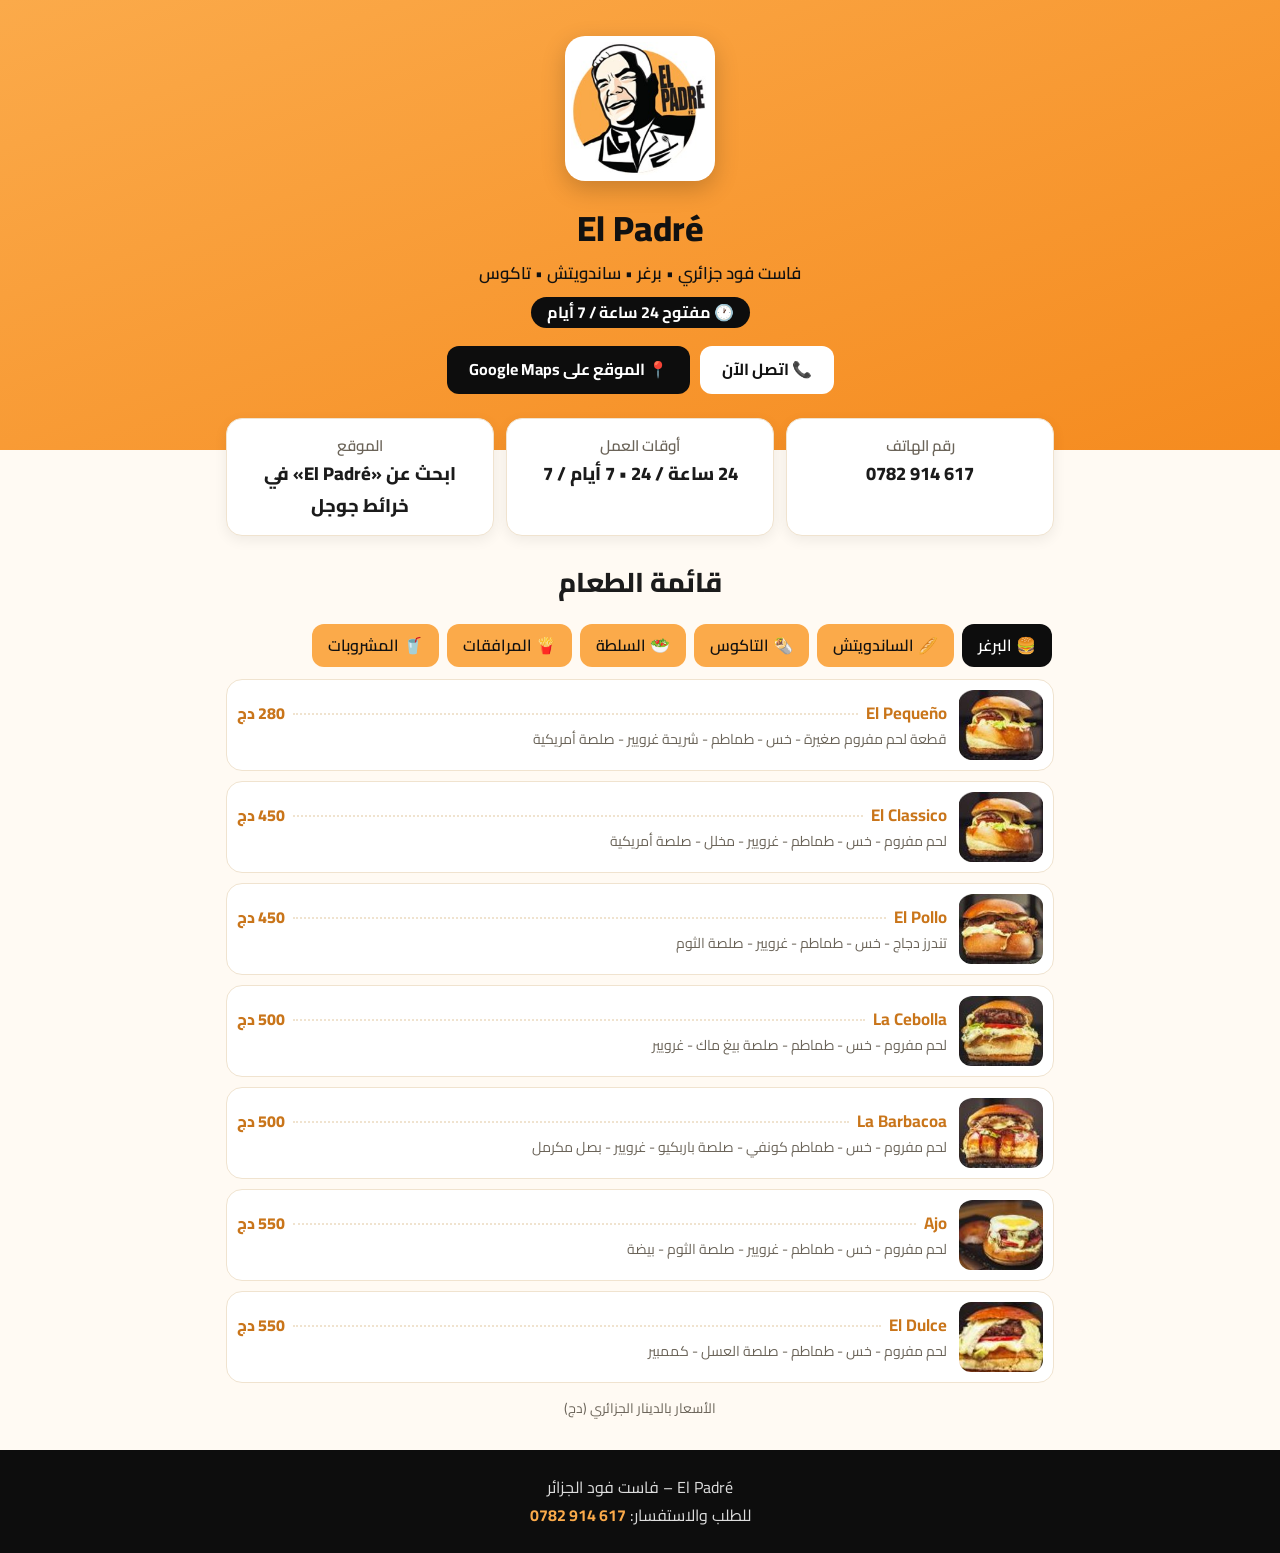
<file: index (1).html>
<!DOCTYPE html>
<html lang="ar" dir="rtl">
<head>
<meta charset="utf-8">
<meta name="google-site-verification" content="QE2h4z8YyemF--MObUCxF--klLlQ6QsTnhdOioQOeic" />
<meta name="viewport" content="width=device-width, initial-scale=1, viewport-fit=cover">
<title>El Padré | فاست فود في الجزائر – مفتوح 24/24</title>
<link href="https://fonts.googleapis.com/css2?family=Cairo:wght@400;600;800&display=swap" rel="stylesheet">
<style>
:root{--bg:#fffaf3;--tx:#1b1b1b;--mut:#6b6459;--card:#fff;--bd:#f0e3cf;--or:#fbaa4a;--ord:#c9751a;--blk:#0d0d0d;box-sizing:border-box;padding-top:env(safe-area-inset-top,0px);padding-bottom:env(safe-area-inset-bottom,0px)}
@media(prefers-color-scheme:dark){:root:not([data-theme="light"]){--bg:#121110;--tx:#f4efe8;--mut:#a89f92;--card:#1c1a18;--bd:#2e2a25;--ord:#fbaa4a}}
:root[data-theme="dark"]{--bg:#121110;--tx:#f4efe8;--mut:#a89f92;--card:#1c1a18;--bd:#2e2a25;--ord:#fbaa4a}
*{box-sizing:border-box;margin:0}
html{scroll-behavior:smooth;scroll-padding-top:70px}
body{background:var(--bg);color:var(--tx);font-family:'Cairo',Tahoma,Arial,sans-serif;line-height:1.7}
.wrap{max-width:860px;margin:auto;padding:0 16px}
.hero{background:linear-gradient(160deg,var(--or),#f58b1f);color:#111;text-align:center;padding:36px 16px 56px}
.logo{width:150px;max-width:50%;border-radius:20px;background:#fff;padding:6px;box-shadow:0 8px 24px #0003}
.hero h1{font-size:2.2rem;font-weight:800;margin-top:10px}
.hero p{font-weight:600;font-size:1.05rem}
.badge{display:inline-block;background:var(--blk);color:#fff;border-radius:99px;padding:2px 16px;margin-top:10px;font-weight:700}
.btns{display:flex;gap:10px;justify-content:center;flex-wrap:wrap;margin-top:18px}
.btn{text-decoration:none;font-weight:700;padding:10px 22px;border-radius:12px;background:var(--blk);color:#fff;display:inline-block}
.btn.alt{background:#fff;color:#111}
.info{display:grid;grid-template-columns:repeat(auto-fit,minmax(200px,1fr));gap:12px;margin:-32px auto 24px}
.card{background:var(--card);border:1px solid var(--bd);border-radius:16px;padding:14px 16px;text-align:center;box-shadow:0 4px 14px #0001}
.card h3{font-size:.95rem;color:var(--mut);font-weight:600}
.card a,.card div{font-weight:800;font-size:1.15rem;color:var(--tx);text-decoration:none}
h2{text-align:center;font-size:1.7rem;font-weight:800;margin:10px 0 14px}
.tabs{display:flex;gap:8px;overflow-x:auto;padding:4px 2px 12px;position:sticky;top:env(safe-area-inset-top,0px);background:var(--bg);z-index:5}
.tab{font:inherit;font-weight:600;border:0;border-radius:12px;padding:8px 16px;white-space:nowrap;background:var(--or);color:#111;cursor:pointer}
.tab.on{background:var(--blk);color:#fff}
.pn{display:none;list-style:none;padding:0}
.pn.on{display:block}
.pn li{display:flex;gap:12px;align-items:center;background:var(--card);border:1px solid var(--bd);border-radius:16px;padding:10px;margin-bottom:10px}
.th{width:84px;height:70px;object-fit:cover;border-radius:12px;flex:none}
.th.drink{object-fit:contain;background:#fff;padding:2px}
.in{flex:1;min-width:0}
.hd{display:flex;align-items:baseline;gap:8px}
.hd b{color:var(--ord);font-size:1.05rem}
.hd i{flex:1;border-bottom:2px dotted var(--bd);transform:translateY(-4px)}
.hd span{font-weight:800;color:var(--ord);white-space:nowrap}
.in p{font-size:.88rem;color:var(--mut)}
.sauce{display:none;background:var(--or);color:#111;border-radius:14px;padding:12px 16px;font-weight:600}
.sauce.on{display:block}
.note{text-align:center;color:var(--mut);font-size:.85rem;margin:14px 0}
footer{background:var(--blk);color:#ddd;text-align:center;padding:24px 16px;margin-top:30px}
footer a{color:var(--or);text-decoration:none;font-weight:700}
</style>
</head>
<body>
<header class="hero">
<img class="logo" src="[data-uri]" alt="شعار El Padré">
<h1>El Padré</h1>
<p>فاست فود جزائري • برغر • ساندويتش • تاكوس</p>
<span class="badge">🕐 مفتوح 24 ساعة / 7 أيام</span>
<div class="btns">
<a class="btn alt" href="tel:+213782914617">📞 اتصل الآن</a>
<a class="btn" href="https://www.google.com/maps/search/?api=1&query=El%20Padr%C3%A9%20Fast-Food%20Alg%C3%A9rie" target="_blank" rel="noopener">📍 الموقع على Google Maps</a>
</div>
</header>
<main class="wrap">
<section class="info">
<div class="card"><h3>رقم الهاتف</h3><a href="tel:+213782914617" dir="ltr">0782 914 617</a></div>
<div class="card"><h3>أوقات العمل</h3><div>24 ساعة / 24 • 7 أيام / 7</div></div>
<div class="card"><h3>الموقع</h3><a href="https://www.google.com/maps/search/?api=1&query=El%20Padr%C3%A9%20Fast-Food%20Alg%C3%A9rie" target="_blank" rel="noopener">ابحث عن «El Padré» في خرائط جوجل</a></div>
</section>
<h2 id="menu">قائمة الطعام</h2>
<nav class="tabs"><button class="tab on" data-t="burgers">🍔 البرغر</button><button class="tab" data-t="sandwichs">🥖 الساندويتش</button><button class="tab" data-t="tacos">🌯 التاكوس</button><button class="tab" data-t="salade">🥗 السلطة</button><button class="tab" data-t="sides">🍟 المرافقات</button><button class="tab" data-t="drinks">🥤 المشروبات</button></nav>
<ul class="pn on" id="burgers"><li><img class="th " src="[data-uri]" alt="El Pequeño"><div class="in"><div class="hd"><b dir="ltr">El Pequeño</b><i></i><span>280 دج</span></div><p>قطعة لحم مفروم صغيرة - خس - طماطم - شريحة غرويير - صلصة أمريكية</p></div></li><li><img class="th " src="[data-uri]" alt="El Classico"><div class="in"><div class="hd"><b dir="ltr">El Classico</b><i></i><span>450 دج</span></div><p>لحم مفروم - خس - طماطم - غرويير - مخلل - صلصة أمريكية</p></div></li><li><img class="th " src="[data-uri]" alt="El Pollo"><div class="in"><div class="hd"><b dir="ltr">El Pollo</b><i></i><span>450 دج</span></div><p>تندرز دجاج - خس - طماطم - غرويير - صلصة الثوم</p></div></li><li><img class="th " src="[data-uri]" alt="La Cebolla"><div class="in"><div class="hd"><b dir="ltr">La Cebolla</b><i></i><span>500 دج</span></div><p>لحم مفروم - خس - طماطم - صلصة بيغ ماك - غرويير</p></div></li><li><img class="th " src="[data-uri]" alt="La Barbacoa"><div class="in"><div class="hd"><b dir="ltr">La Barbacoa</b><i></i><span>500 دج</span></div><p>لحم مفروم - خس - طماطم كونفي - صلصة باربكيو - غرويير - بصل مكرمل</p></div></li><li><img class="th " src="[data-uri]" alt="Ajo"><div class="in"><div class="hd"><b dir="ltr">Ajo</b><i></i><span>550 دج</span></div><p>لحم مفروم - خس - طماطم - غرويير - صلصة الثوم - بيضة</p></div></li><li><img class="th " src="[data-uri]" alt="El Dulce"><div class="in"><div class="hd"><b dir="ltr">El Dulce</b><i></i><span>550 دج</span></div><p>لحم مفروم - خس - طماطم - صلصة العسل - كممبير</p></div></li></ul><ul class="pn" id="sandwichs"><li><img class="th " src="[data-uri]" alt="Pollo"><div class="in"><div class="hd"><b dir="ltr">Pollo</b><i></i><span>450 دج</span></div><p>باغيت محشو بتندرز الدجاج - خس - طماطم - صلصة الثوم - غرويير</p></div></li><li><img class="th " src="[data-uri]" alt="Carne"><div class="in"><div class="hd"><b dir="ltr">Carne</b><i></i><span>550 دج</span></div><p>باغيت محشو باللحم المفروم - خس - طماطم - سالسا البقدونس - بصل مكرمل - غرويير</p></div></li><li><img class="th " src="[data-uri]" alt="Marinado"><div class="in"><div class="hd"><b dir="ltr">Marinado</b><i></i><span>600 دج</span></div><p>باغيت محشو بالدجاج المتبّل بالكريمة الطازجة - خس - طماطم - غرويير</p></div></li><li><img class="th " src="[data-uri]" alt="Bosque"><div class="in"><div class="hd"><b dir="ltr">Bosque</b><i></i><span>600 دج</span></div><p>باغيت محشو بالدجاج والفطر الطازج المقلي بالكريمة - غرويير</p></div></li><li><img class="th " src="[data-uri]" alt="Mexicano"><div class="in"><div class="hd"><b dir="ltr">Mexicano</b><i></i><span>600 دج</span></div><p>باغيت محشو بالدجاج ومربى الفلفل الحار - ذرة - غرويير</p></div></li></ul><ul class="pn" id="tacos"><li><img class="th " src="[data-uri]" alt="Pollo"><div class="in"><div class="hd"><b dir="ltr">Pollo</b><i></i><span>600 دج</span></div><p>صلصة جبن - تندرز دجاج - بطاطس مقلية - صلصة حسب الاختيار</p></div></li><li><img class="th " src="[data-uri]" alt="Carne"><div class="in"><div class="hd"><b dir="ltr">Carne</b><i></i><span>650 دج</span></div><p>صلصة جبن - لحم مفروم - بطاطس مقلية - صلصة حسب الاختيار</p></div></li><li><div class="in"><div class="hd"><b dir="ltr">Marinado</b><i></i><span>650 دج</span></div><p>صلصة جبن - دجاج متبّل - بطاطس مقلية - صلصة حسب الاختيار</p></div></li><li><img class="th " src="[data-uri]" alt="Mixado"><div class="in"><div class="hd"><b dir="ltr">Mixado</b><i></i><span>700 دج</span></div><p>صلصة جبن - لحم مفروم - تندرز دجاج - بطاطس مقلية - صلصة حسب الاختيار</p></div></li></ul><div class="sauce"><b>الصلصات:</b> كلاسيك - الثوم - باربكيو - حارة - جزائرية - بيغ ماك</div><ul class="pn" id="salade"><li><img class="th " src="[data-uri]" alt="La Madrina"><div class="in"><div class="hd"><b dir="ltr">La Madrina</b><i></i><span>450 دج</span></div><p>خس - طماطم كرزية - ذرة - خيار - خبز محمص - تندرز دجاج</p></div></li></ul><ul class="pn" id="sides"><li><img class="th " src="[data-uri]" alt="Frites (بطاطس مقلية)"><div class="in"><div class="hd"><b dir="ltr">Frites (بطاطس مقلية)</b><i></i><span>150 دج</span></div></div></li><li><img class="th " src="[data-uri]" alt="Frites Fromagères (بطاطس بالجبن)"><div class="in"><div class="hd"><b dir="ltr">Frites Fromagères (بطاطس بالجبن)</b><i></i><span>250 دج</span></div></div></li><li><img class="th " src="[data-uri]" alt="Tenders - 200 g (تندرز)"><div class="in"><div class="hd"><b dir="ltr">Tenders - 200 g (تندرز)</b><i></i><span>450 دج</span></div></div></li></ul><ul class="pn" id="drinks"><li><img class="th drink" src="[data-uri]" alt="ماء معدني"><div class="in"><div class="hd"><b dir="ltr">ماء معدني</b><i></i><span>50 دج</span></div></div></li><li><img class="th drink" src="[data-uri]" alt="Soda - 24 cl (صودا)"><div class="in"><div class="hd"><b dir="ltr">Soda - 24 cl (صودا)</b><i></i><span>100 دج</span></div></div></li><li><img class="th drink" src="[data-uri]" alt="Soda - 33 cl (صودا)"><div class="in"><div class="hd"><b dir="ltr">Soda - 33 cl (صودا)</b><i></i><span>150 دج</span></div></div></li><li><img class="th drink" src="[data-uri]" alt="Jus Maison (عصير طبيعي)"><div class="in"><div class="hd"><b dir="ltr">Jus Maison (عصير طبيعي)</b><i></i><span>350 دج</span></div></div></li></ul>
<p class="note">الأسعار بالدينار الجزائري (دج)</p>
</main>
<footer>
<p>El Padré – فاست فود الجزائر</p>
<p>للطلب والاستفسار: <a href="tel:+213782914617" dir="ltr">0782 914 617</a></p>
</footer>
<script>
const tabs=document.querySelectorAll('.tab'),pns=document.querySelectorAll('.pn'),sc=document.querySelector('.sauce');
tabs.forEach(t=>t.onclick=()=>{tabs.forEach(x=>x.classList.toggle('on',x===t));pns.forEach(p=>p.classList.toggle('on',p.id===t.dataset.t));sc.classList.toggle('on',t.dataset.t==='tacos')});
</script>
</body>
</html>
</file>
